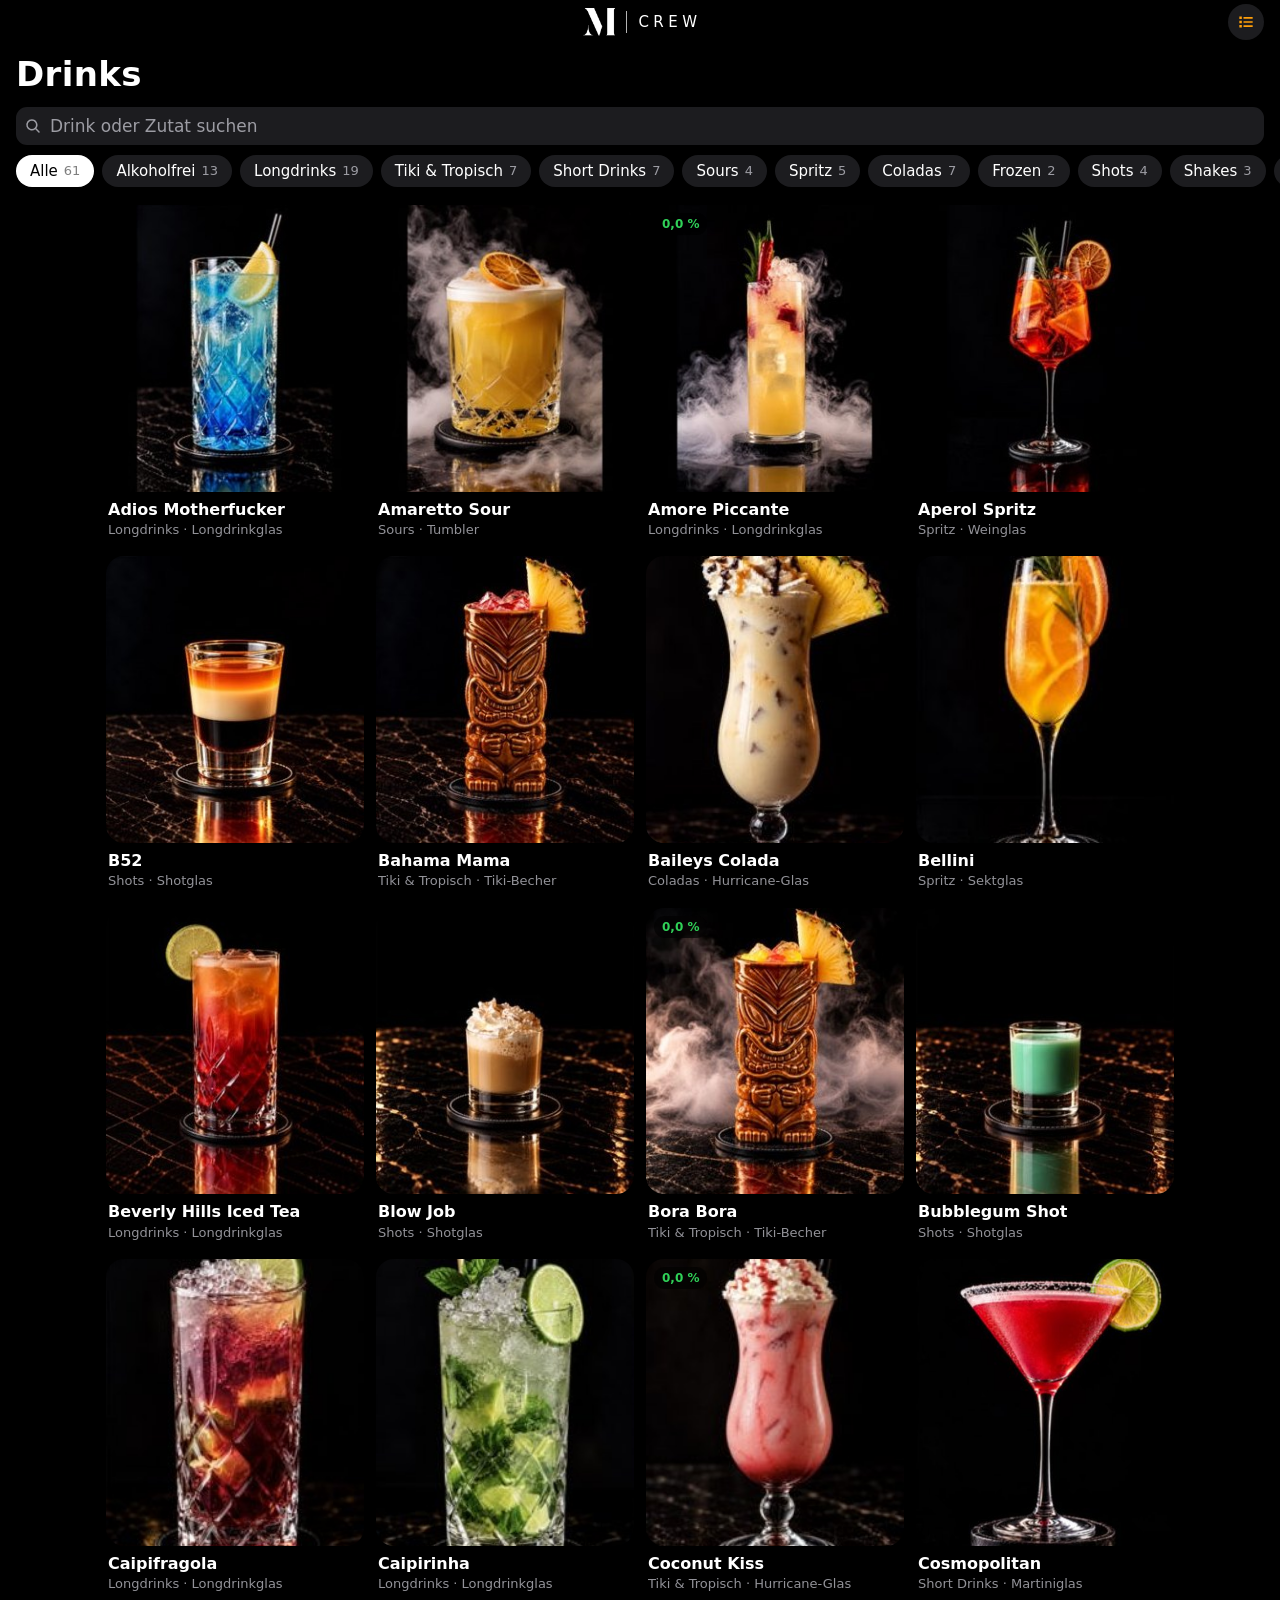
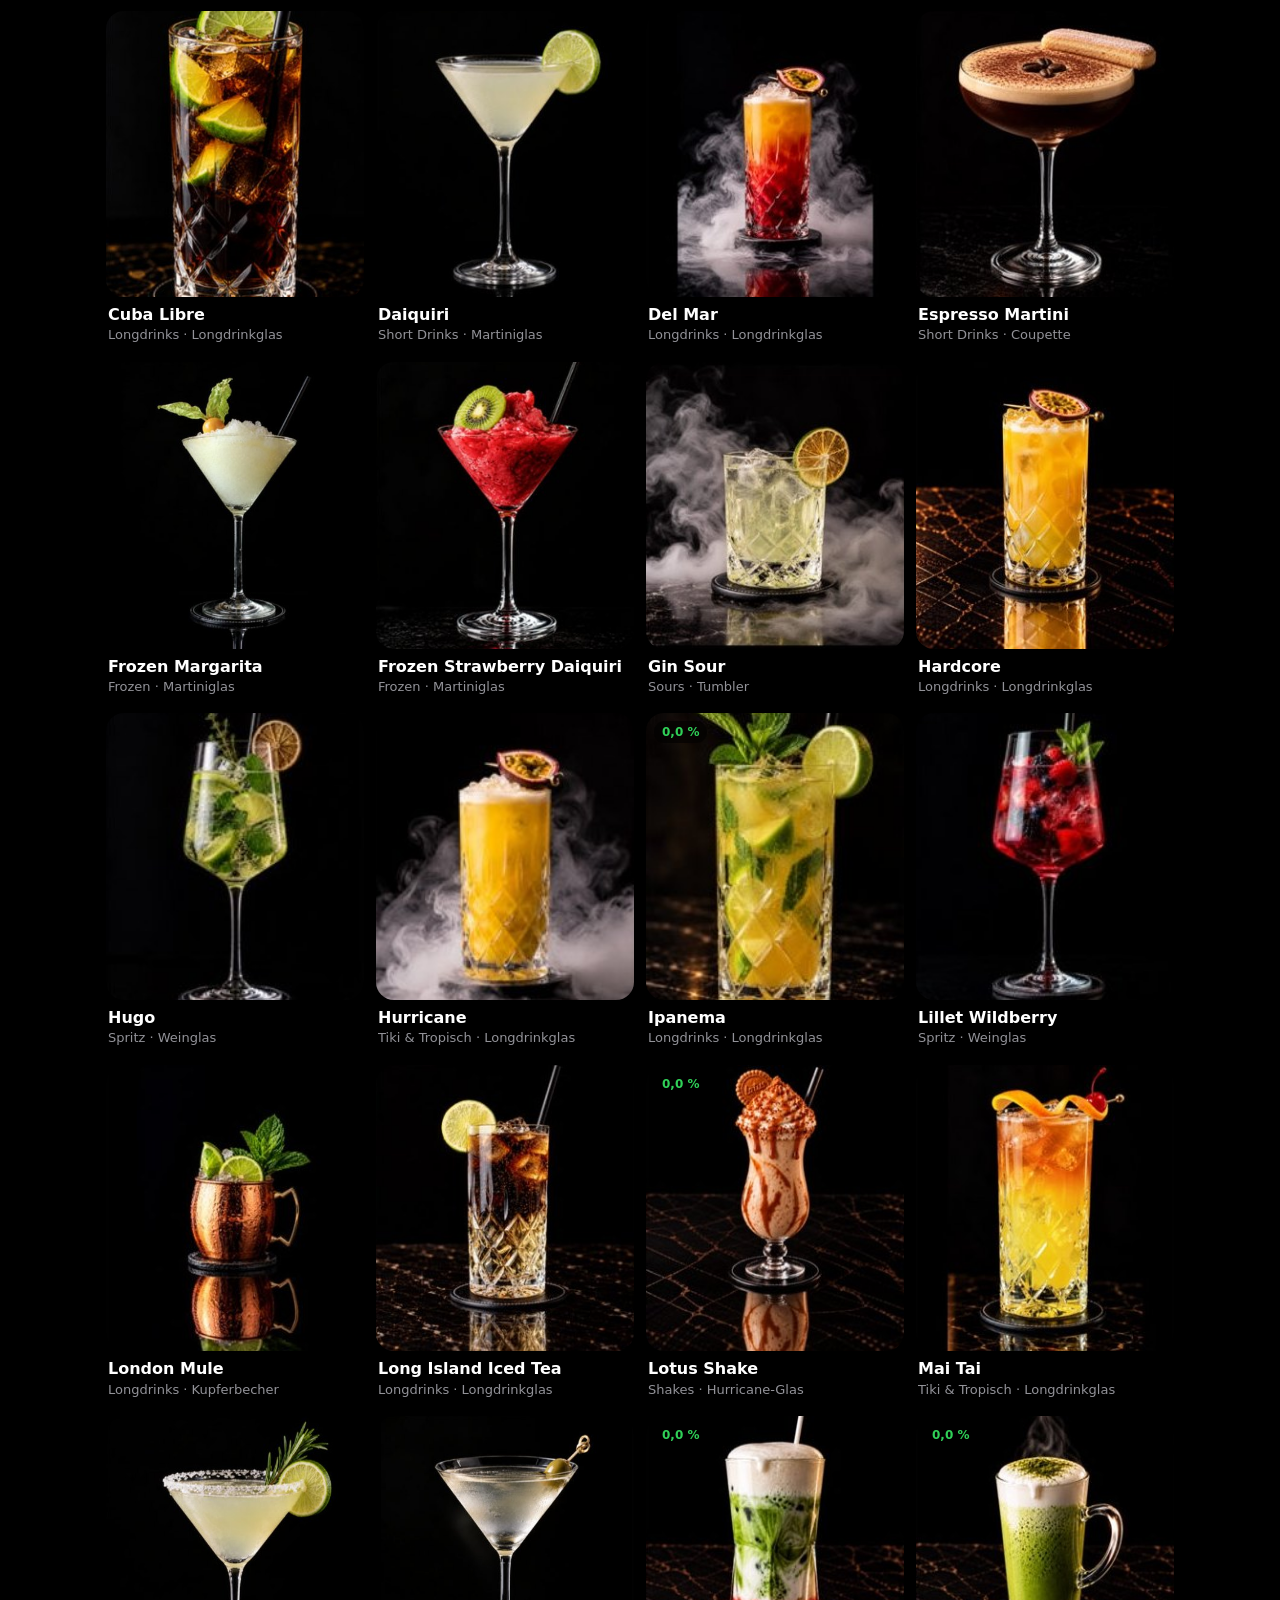
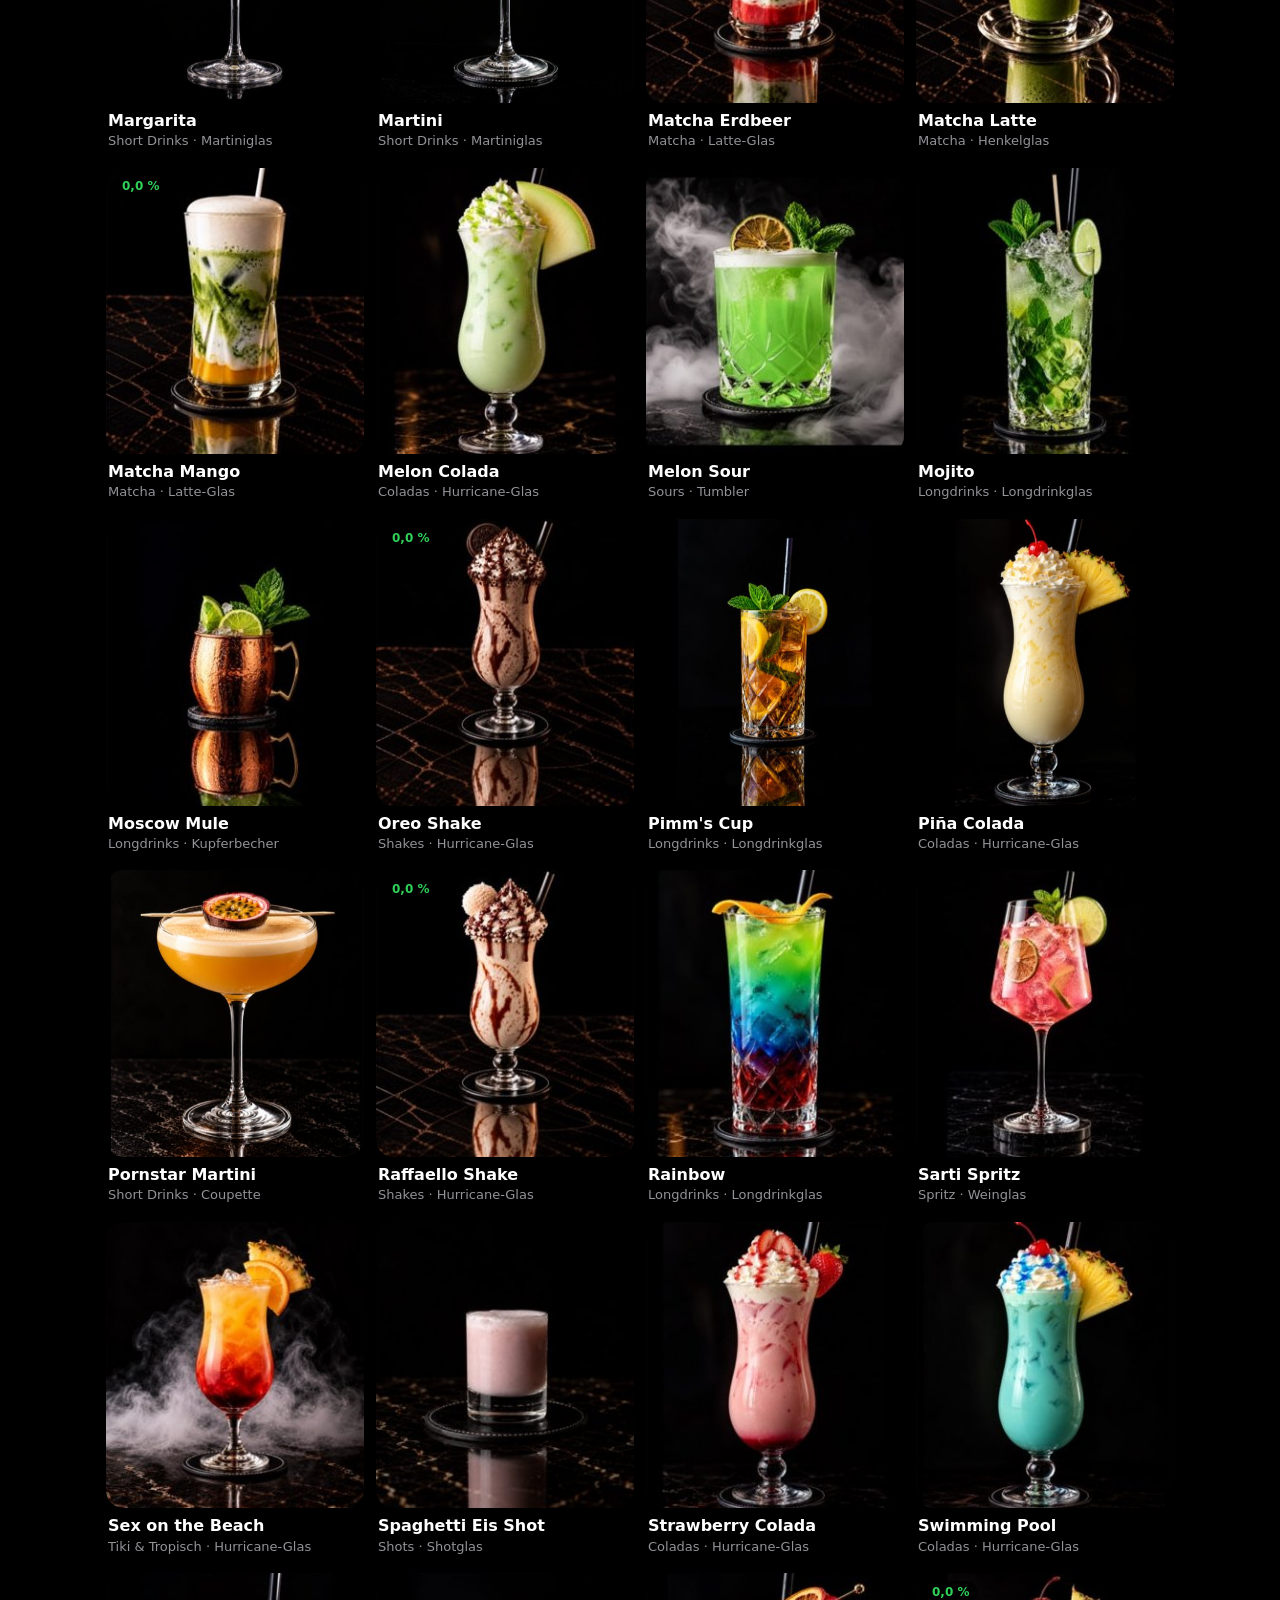
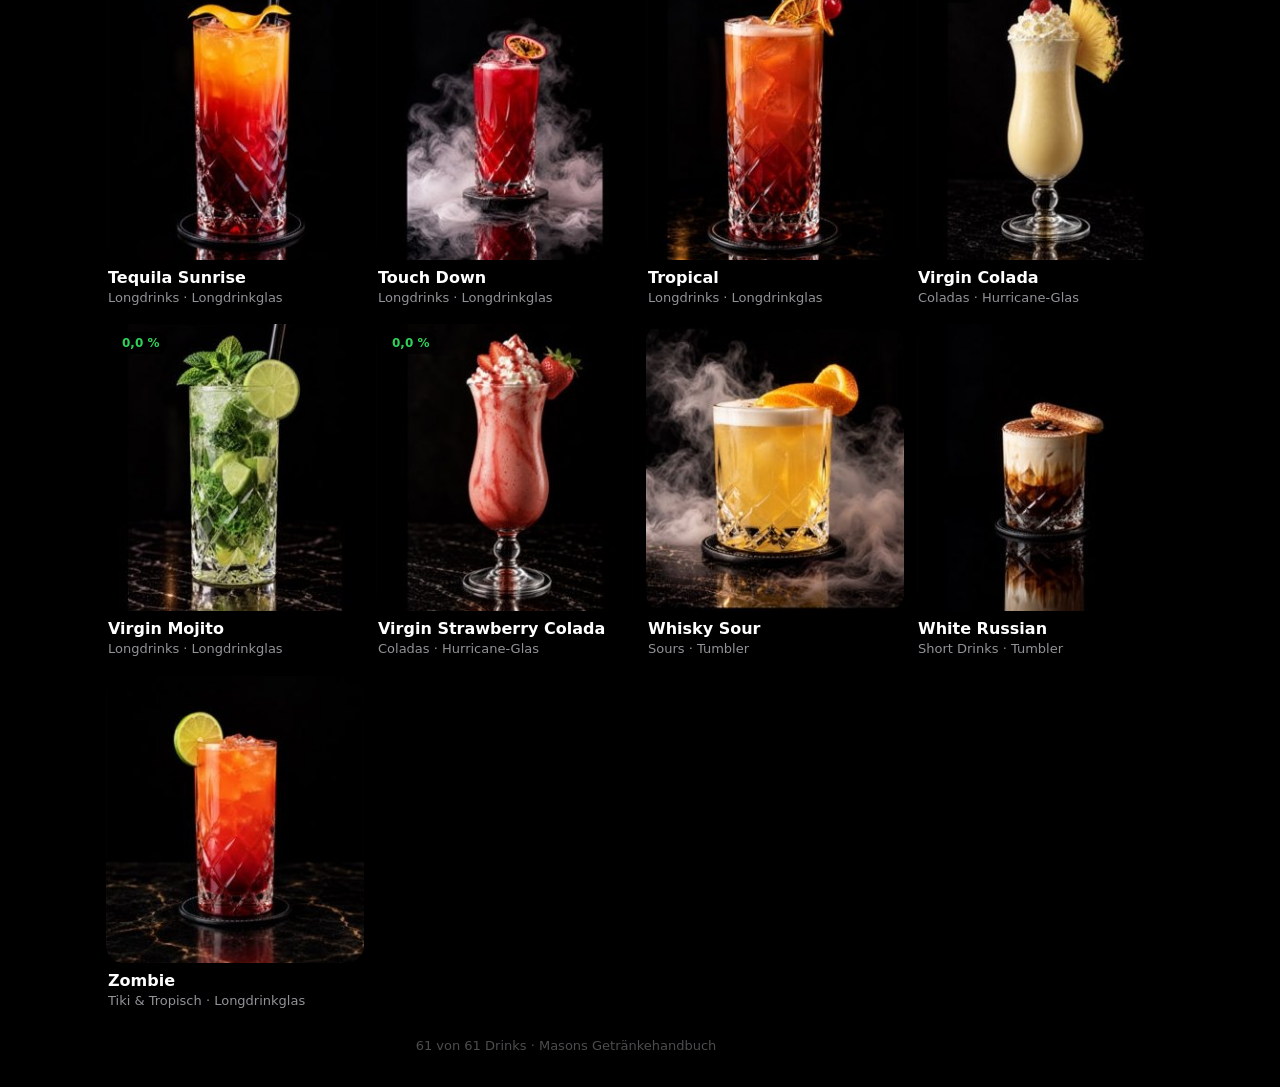
<file: index.html>
<!doctype html>
<html lang="de">
<head>
  <meta charset="utf-8">
  <meta name="viewport" content="width=device-width, initial-scale=1, viewport-fit=cover">
  <title>Masons Crew – Drinks</title>
  <meta name="description" content="Rezepte und Zubereitung aller Drinks im Masons – für das Thekenteam.">
  <meta name="theme-color" content="#000000">
  <meta name="color-scheme" content="dark">
  <meta name="apple-mobile-web-app-capable" content="yes">
  <meta name="mobile-web-app-capable" content="yes">
  <meta name="apple-mobile-web-app-status-bar-style" content="black-translucent">
  <meta name="apple-mobile-web-app-title" content="Masons Crew">
  <meta name="robots" content="noindex">
  <link rel="manifest" href="manifest.webmanifest">
  <link rel="icon" href="icons/icon-192.png" type="image/png">
  <link rel="apple-touch-icon" href="icons/apple-touch-icon.png">
  <link rel="stylesheet" href="style.css?v=4">
</head>
<body>
  <header class="nav" id="nav">
    <div class="nav-inner">
      <span class="nav-side"></span>
      <span class="lockup"><img src="icons/logo@3x.png" alt="Masons" width="33" height="28" style="height:28px;width:auto"><i></i><span>Crew</span></span>
      <span class="nav-side nav-right">
        <button class="icon-btn" id="viewToggle" aria-label="Ansicht wechseln"></button>
      </span>
    </div>
  </header>

  <main id="home">
    <div class="large-title">
      <h1>Drinks</h1>
    </div>

    <div class="toolbar" id="toolbar">
      <label class="search">
        <svg viewBox="0 0 24 24" aria-hidden="true"><path d="M10.5 3a7.5 7.5 0 0 1 5.96 12.05l4.25 4.24a1 1 0 0 1-1.42 1.42l-4.24-4.25A7.5 7.5 0 1 1 10.5 3Zm0 2a5.5 5.5 0 1 0 0 11 5.5 5.5 0 0 0 0-11Z"/></svg>
        <input id="q" type="search" placeholder="Drink oder Zutat suchen" autocomplete="off" autocorrect="off" spellcheck="false" enterkeyhint="search">
        <button class="clear" id="clear" aria-label="Suche löschen" hidden>
          <svg viewBox="0 0 24 24" aria-hidden="true"><path d="M12 2a10 10 0 1 1 0 20 10 10 0 0 1 0-20Zm3.54 5.05L12 10.59 8.46 7.05 7.05 8.46 10.59 12l-3.54 3.54 1.41 1.41L12 13.41l3.54 3.54 1.41-1.41L13.41 12l3.54-3.54-1.41-1.41Z"/></svg>
        </button>
      </label>
      <div class="chips" id="chips" role="tablist"></div>
    </div>

    <div id="list" class="list"></div>
    <p class="footer" id="footer"></p>
  </main>

  <section id="detail" class="detail" aria-hidden="true"></section>

  <script src="drinks.js?v=4"></script>
  <script src="app.js?v=4"></script>
</body>
</html>
</file>
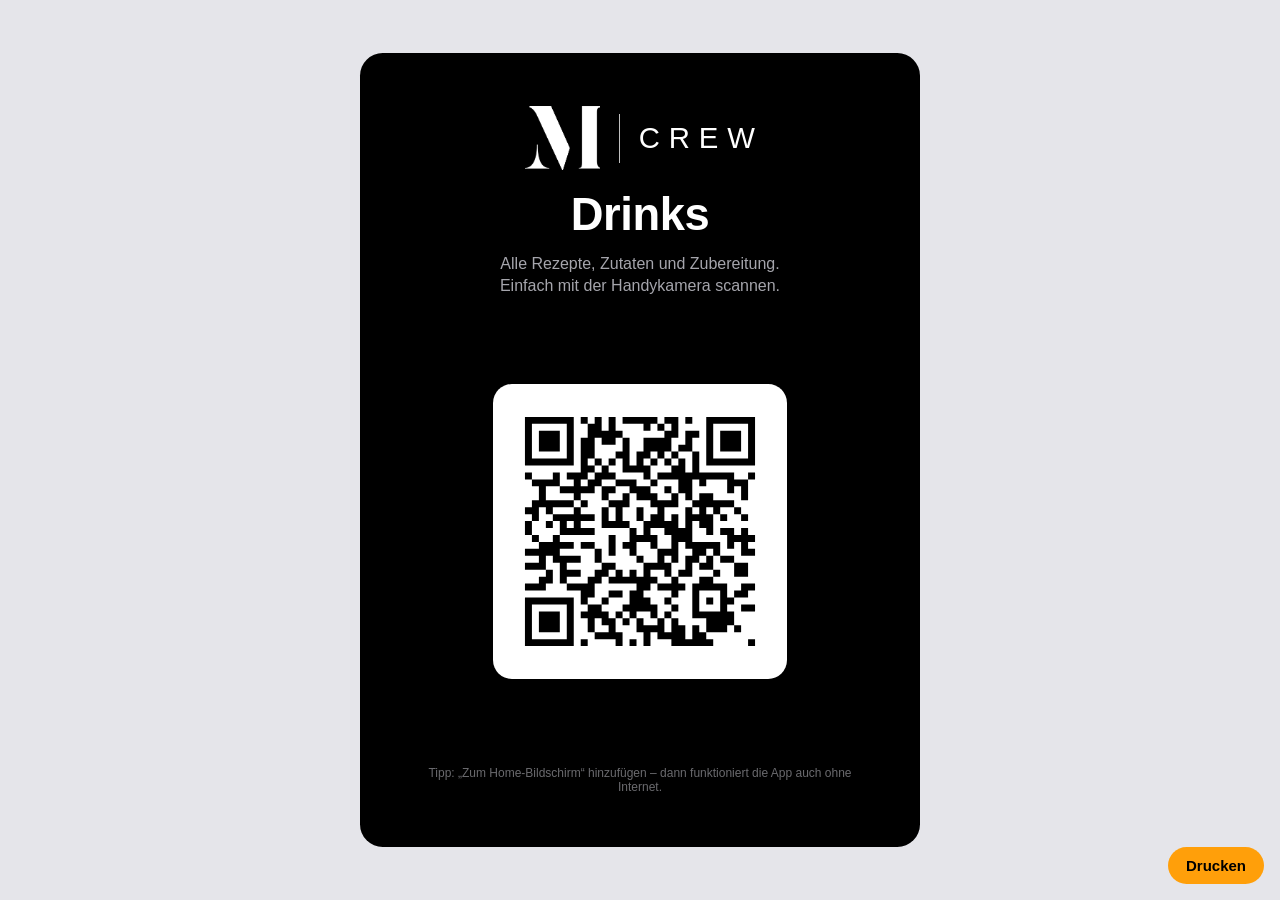
<file: aushang.html>
<!doctype html>
<html lang="de">
<head>
<meta charset="utf-8">
<meta name="viewport" content="width=device-width, initial-scale=1">
<title>Masons Drinks – Aushang</title>
<meta name="robots" content="noindex">
<style>
  @page { size: A5; margin: 0; }
  * { box-sizing: border-box; }
  html, body { margin: 0; background: #e5e5ea; }
  body { font-family: -apple-system, BlinkMacSystemFont, "SF Pro Display", "Inter", "Segoe UI", Roboto, sans-serif; color: #fff; display: grid; place-items: center; min-height: 100vh; padding: 16px; }
  .sheet { width: min(148mm, 100%); aspect-ratio: 148 / 210; background: #000; border-radius: 6mm; padding: 14mm 12mm; display: flex; flex-direction: column; align-items: center; justify-content: space-between; text-align: center; }
  .eyebrow { color: #ff9f0a; font-weight: 600; letter-spacing: .14em; text-transform: uppercase; font-size: 11pt; }
  .lock { display: flex; align-items: center; justify-content: center; gap: 5mm; margin-bottom: 5mm; }
  .lock img { height: 17mm; } .lock i { width: .35mm; height: 13mm; background: rgba(255,255,255,.75); }
  .lock span { font-size: 22pt; font-weight: 300; letter-spacing: .3em; margin-right: -.3em; text-transform: uppercase; }
  h1 { font-size: 34pt; margin: 2mm 0 0; letter-spacing: -.01em; }
  p { color: rgba(235,235,245,.7); font-size: 12pt; margin: 3mm 0 0; line-height: 1.4; }
  .qr { background: #fff; border-radius: 5mm; padding: 5mm; width: 78mm; max-width: 80%; }
  .qr img { display: block; width: 100%; }
  .foot { font-size: 9pt; color: rgba(235,235,245,.45); }
  .print { position: fixed; bottom: 16px; right: 16px; background: #ff9f0a; color: #000; border: 0; border-radius: 20px; padding: 10px 18px; font: 600 15px -apple-system, sans-serif; cursor: pointer; }
  @media print { html, body { background: #000; padding: 0; } .sheet { border-radius: 0; width: 148mm; height: 210mm; } .print { display: none; } * { -webkit-print-color-adjust: exact; print-color-adjust: exact; } }
</style>
</head>
<body>
  <div class="sheet">
    <div>
      <div class="lock"><img src="icons/logo@3x.png" alt="Masons"><i></i><span>Crew</span></div>
      <h1>Drinks</h1>
      <p>Alle Rezepte, Zutaten und Zubereitung.<br>Einfach mit der Handykamera scannen.</p>
    </div>
    <div class="qr"><img src="qr-code.svg" alt="QR-Code zur Masons Drinks App"></div>
    <div class="foot">Tipp: „Zum Home-Bildschirm“ hinzufügen – dann funktioniert die App auch ohne Internet.</div>
  </div>
  <button class="print" onclick="print()">Drucken</button>
</body>
</html>
</file>
<file: style.css>
:root {
  --bg: #000;
  --bg2: #1c1c1e;
  --bg3: #2c2c2e;
  --sep: rgba(84, 84, 88, .55);
  --label: #fff;
  --label2: rgba(235, 235, 245, .62);
  --label3: rgba(235, 235, 245, .32);
  --accent: #ff9f0a;
  --accent-soft: rgba(255, 159, 10, .16);
  --green: #30d158;
  --green-soft: rgba(48, 209, 88, .16);
  --fill: rgba(118, 118, 128, .24);
  --blur: saturate(180%) blur(20px);
  --bar: rgba(10, 10, 12, .72);
  --r: 18px;
  --st: env(safe-area-inset-top, 0px);
  --sb: env(safe-area-inset-bottom, 0px);
  --gutter: max(16px, env(safe-area-inset-left, 0px));
  --ease: cubic-bezier(.32, .72, 0, 1);
  color-scheme: dark;
}

* { box-sizing: border-box; -webkit-tap-highlight-color: transparent; }
html { background: var(--bg); }
body {
  margin: 0;
  background: var(--bg);
  color: var(--label);
  font: 17px/1.35 -apple-system, BlinkMacSystemFont, "SF Pro Text", "Inter", "Segoe UI", Roboto, system-ui, sans-serif;
  -webkit-font-smoothing: antialiased;
  -webkit-text-size-adjust: 100%;
  overscroll-behavior-y: none;
}
body.locked { overflow: hidden; }
button { font: inherit; color: inherit; background: none; border: 0; padding: 0; cursor: pointer; }
svg { fill: currentColor; }

/* ---------- Navigation bar ---------- */
.nav {
  position: fixed; inset: 0 0 auto 0; z-index: 20;
  padding-top: var(--st);
  transition: background .25s, box-shadow .25s;
}
.nav-inner {
  height: 44px; display: grid; grid-template-columns: 1fr auto 1fr; align-items: center;
  padding: 0 var(--gutter);
}
.lockup { display: inline-flex; align-items: center; gap: 11px; color: #fff; }
.lockup img { display: block; height: 28px; width: auto; }
.lockup i { width: 1px; height: 22px; background: rgba(255, 255, 255, .7); }
.lockup span { font-size: 15px; font-weight: 300; letter-spacing: .3em; text-transform: uppercase; margin-right: -.3em; }
.nav-right { justify-self: end; }
body.scrolled .nav { background: var(--bar); -webkit-backdrop-filter: var(--blur); backdrop-filter: var(--blur); }

.icon-btn {
  width: 36px; height: 36px; border-radius: 50%;
  display: grid; place-items: center; color: var(--accent);
  background: var(--fill);
}
.icon-btn svg { width: 20px; height: 20px; }
.icon-btn:active { opacity: .6; }

/* ---------- Large title ---------- */
main { padding-top: calc(var(--st) + 44px); padding-bottom: calc(var(--sb) + 32px); }
.large-title { padding: 10px var(--gutter) 6px; }
.eyebrow { display: block; color: var(--accent); font-size: 13px; font-weight: 600; letter-spacing: .08em; text-transform: uppercase; }
.large-title h1 { margin: 0; font-size: 34px; line-height: 41px; font-weight: 700; letter-spacing: .01em; }

/* ---------- Toolbar: search + chips ---------- */
.toolbar {
  position: sticky; top: calc(var(--st) + 44px); z-index: 10;
  padding: 6px 0 10px;
  background: var(--bg);
  transition: background .25s;
}
body.scrolled .toolbar { background: var(--bar); -webkit-backdrop-filter: var(--blur); backdrop-filter: var(--blur); box-shadow: 0 .5px 0 var(--sep); }
.search {
  margin: 0 var(--gutter); height: 38px; border-radius: 11px; background: var(--fill);
  display: flex; align-items: center; gap: 6px; padding: 0 8px;
}
.search > svg { width: 18px; height: 18px; color: var(--label2); flex: none; }
.search input {
  flex: 1; min-width: 0; height: 100%; border: 0; outline: 0; background: none;
  color: var(--label); font: inherit; font-size: 17px;
}
.search input::placeholder { color: var(--label2); }
.search input::-webkit-search-cancel-button { display: none; }
.clear { width: 28px; height: 28px; display: grid; place-items: center; color: var(--label2); }
.clear[hidden] { display: none; }
.clear svg { width: 17px; height: 17px; }

.chips {
  display: flex; gap: 8px; overflow-x: auto; padding: 10px var(--gutter) 0;
  scrollbar-width: none; scroll-padding: 0 var(--gutter);
}
.chips::-webkit-scrollbar { display: none; }
.chip {
  flex: none; height: 32px; padding: 0 14px; border-radius: 16px;
  background: var(--fill); color: var(--label); font-size: 15px; font-weight: 500;
  display: inline-flex; align-items: center; gap: 6px; white-space: nowrap;
  transition: background .2s, color .2s, transform .1s;
}
.chip:active { transform: scale(.96); }
.chip .n { color: var(--label2); font-variant-numeric: tabular-nums; font-size: 13px; }
.chip.on { background: var(--label); color: #000; }
.chip.on .n { color: rgba(0, 0, 0, .5); }
.chip.af.on { background: var(--green); }

/* ---------- Grid ---------- */
.list { padding: 8px var(--gutter) 0; }
.grid { display: grid; grid-template-columns: repeat(2, minmax(0, 1fr)); gap: 18px 12px; }
@media (min-width: 640px) { .grid { grid-template-columns: repeat(3, minmax(0, 1fr)); } }
@media (min-width: 960px) { .grid { grid-template-columns: repeat(4, minmax(0, 1fr)); } .list, .footer { max-width: 1100px; margin-inline: auto; } }

.card { display: block; text-align: left; width: 100%; }
.card .ph {
  position: relative; aspect-ratio: 9 / 10; border-radius: var(--r); overflow: hidden;
  background: var(--bg2); transition: transform .25s var(--ease);
}
.card:active .ph { transform: scale(.97); }
.card img { width: 100%; height: 100%; object-fit: cover; display: block; }
.card .t { margin: 8px 2px 0; font-size: 16px; font-weight: 600; line-height: 1.2; }
.card .s { margin: 2px 2px 0; font-size: 13px; color: var(--label2); white-space: nowrap; overflow: hidden; text-overflow: ellipsis; }
.badge {
  position: absolute; top: 8px; left: 8px; height: 22px; padding: 0 8px; border-radius: 11px;
  font-size: 12px; font-weight: 600; display: inline-flex; align-items: center;
  background: rgba(0, 0, 0, .55); -webkit-backdrop-filter: blur(12px); backdrop-filter: blur(12px);
  color: var(--green);
}

/* ---------- List ---------- */
.section-h {
  position: sticky; top: calc(var(--st) + 44px + var(--tb, 96px)); z-index: 5;
  margin: 0 calc(-1 * var(--gutter)); padding: 14px calc(var(--gutter) + 4px) 6px;
  font-size: 13px; font-weight: 600; color: var(--label2); letter-spacing: .04em;
  background: linear-gradient(var(--bg) 75%, transparent);
}
.group { background: var(--bg2); border-radius: 12px; overflow: hidden; }
.row {
  display: flex; align-items: center; gap: 12px; width: 100%; text-align: left;
  padding: 8px 14px 8px 10px; min-height: 64px; position: relative;
}
.row:active { background: var(--bg3); }
.row + .row::before { content: ""; position: absolute; top: 0; left: 72px; right: 0; height: .5px; background: var(--sep); }
.row img { width: 48px; height: 48px; border-radius: 10px; object-fit: cover; flex: none; background: var(--bg3); }
.row .tx { flex: 1; min-width: 0; }
.row .t { font-weight: 500; display: flex; align-items: center; gap: 6px; }
.row .s { font-size: 14px; color: var(--label2); white-space: nowrap; overflow: hidden; text-overflow: ellipsis; }
.row .chev { width: 8px; height: 14px; color: var(--label3); flex: none; }
.tag0 { font-size: 11px; font-weight: 700; color: var(--green); background: var(--green-soft); padding: 2px 6px; border-radius: 6px; }

.empty { text-align: center; color: var(--label2); padding: 64px 24px; }
.empty b { display: block; color: var(--label); font-size: 20px; margin-bottom: 6px; }
.footer { text-align: center; color: var(--label3); font-size: 13px; margin: 28px var(--gutter) 0; }

/* ---------- Detail ---------- */
.detail {
  position: fixed; inset: 0; z-index: 40; background: var(--bg);
  overflow-y: auto; -webkit-overflow-scrolling: touch; overscroll-behavior: contain;
  transform: translateX(100%); visibility: hidden;
  transition: transform .45s var(--ease), visibility 0s .45s;
  box-shadow: -20px 0 40px rgba(0, 0, 0, .5);
}
.detail.open { transform: none; visibility: visible; transition: transform .45s var(--ease), visibility 0s; }
.detail.dragging { transition: none; }
#home { transition: transform .45s var(--ease), opacity .45s var(--ease); }
body.detail-open #home { transform: translateX(-24%); opacity: .5; }
body.dragging #home { transition: none; }

.d-bar {
  position: fixed; top: 0; left: 0; right: 0; z-index: 2; pointer-events: none;
  padding: calc(var(--st) + 4px) var(--gutter) 0; height: calc(var(--st) + 52px);
  display: flex; align-items: center; justify-content: space-between;
  transition: background .25s;
}
.d-bar.solid { background: var(--bar); -webkit-backdrop-filter: var(--blur); backdrop-filter: var(--blur); box-shadow: 0 .5px 0 var(--sep); }
.d-bar .d-title { position: absolute; left: 70px; right: 70px; text-align: center; font-weight: 600; opacity: 0; transition: opacity .2s; white-space: nowrap; overflow: hidden; text-overflow: ellipsis; top: calc(var(--st) + 16px); }
.d-bar.solid .d-title { opacity: 1; }
.d-logo { position: absolute; left: 50%; top: calc(var(--st) + 15px); transform: translateX(-50%); transition: opacity .2s; }
.d-logo img { height: 24px; } .d-logo i { height: 19px; } .d-logo span { font-size: 13px; }
.d-bar.solid .d-logo { opacity: 0; }
.back {
  pointer-events: auto; height: 36px; padding: 0 14px 0 8px; border-radius: 18px;
  display: inline-flex; align-items: center; gap: 2px; font-weight: 500; font-size: 16px;
  background: rgba(30, 30, 32, .6); -webkit-backdrop-filter: var(--blur); backdrop-filter: var(--blur);
  color: var(--label);
}
.back svg { width: 22px; height: 22px; }
.back:active { opacity: .6; }

.hero { position: relative; background: #000; }
.hero img { display: block; width: 100%; max-height: 62vh; object-fit: contain; margin: 0 auto; padding-top: var(--st); }
.hero::after { content: ""; position: absolute; inset: auto 0 0 0; height: 40%; background: linear-gradient(transparent, var(--bg)); pointer-events: none; }

.d-body { position: relative; margin-top: -28px; padding: 0 var(--gutter) calc(var(--sb) + 40px); max-width: 680px; margin-inline: auto; }
.d-cat { color: var(--accent); font-size: 13px; font-weight: 600; letter-spacing: .08em; text-transform: uppercase; display: flex; gap: 8px; align-items: center; }
.d-body h2 { font-size: 32px; line-height: 1.12; margin: 4px 0 14px; font-weight: 700; letter-spacing: .005em; }

.facts { display: grid; grid-template-columns: repeat(3, minmax(0, 1fr)); gap: 8px; }
.fact { background: var(--bg2); border-radius: 14px; padding: 10px 12px; min-width: 0; }
.fact svg { width: 20px; height: 20px; color: var(--accent); display: block; margin-bottom: 6px; }
.fact .k { font-size: 12px; color: var(--label2); }
.fact .v { font-size: 15px; font-weight: 600; line-height: 1.2; -webkit-hyphens: auto; hyphens: auto; overflow-wrap: break-word; }

.sec { margin-top: 26px; }
.sec-h { display: flex; align-items: center; justify-content: space-between; margin: 0 4px 8px; }
.sec-h h3 { margin: 0; font-size: 22px; font-weight: 700; }

.seg { display: inline-flex; background: var(--fill); border-radius: 9px; padding: 2px; }
.seg button { min-width: 40px; height: 30px; border-radius: 7px; font-size: 14px; font-weight: 600; color: var(--label); font-variant-numeric: tabular-nums; transition: background .2s; }
.seg button.on { background: #636366; box-shadow: 0 3px 8px rgba(0, 0, 0, .25); }

.ing { list-style: none; margin: 0; padding: 0; background: var(--bg2); border-radius: 14px; overflow: hidden; }
.ing li { display: flex; align-items: baseline; gap: 14px; padding: 13px 16px; position: relative; }
.ing li + li::before { content: ""; position: absolute; top: 0; left: 16px; right: 0; height: .5px; background: var(--sep); }
.ing .a { flex: none; width: 92px; font-weight: 700; color: var(--accent); font-variant-numeric: tabular-nums; font-size: 17px; }
.ing .a.fill { color: var(--label2); font-weight: 500; font-size: 15px; }
.ing .n { flex: 1; font-size: 17px; }
.ing .x { display: block; font-size: 13px; color: var(--label2); }

.steps { list-style: none; margin: 0; padding: 0; counter-reset: s; display: grid; gap: 8px; }
.steps li {
  counter-increment: s; display: flex; gap: 12px; align-items: flex-start;
  background: var(--bg2); border-radius: 14px; padding: 13px 14px; cursor: pointer;
  transition: opacity .2s;
}
.steps li::before {
  content: counter(s); flex: none; width: 26px; height: 26px; border-radius: 50%;
  display: grid; place-items: center; font-size: 14px; font-weight: 700;
  background: var(--accent-soft); color: var(--accent); margin-top: -1px;
  transition: background .2s, color .2s;
}
.steps li.done { opacity: .45; }
.steps li.done span { text-decoration: line-through; text-decoration-color: var(--label3); }
.steps li.done::before { content: "✓"; background: var(--green); color: #000; }
.hint { font-size: 13px; color: var(--label3); margin: 8px 4px 0; }

.garnish { background: var(--bg2); border-radius: 14px; padding: 14px 16px; display: flex; gap: 12px; align-items: center; }
.garnish svg { width: 22px; height: 22px; color: var(--accent); flex: none; }
.note { margin-top: 12px; background: rgba(255, 69, 58, .14); color: #ff9f97; border-radius: 14px; padding: 12px 14px; font-size: 15px; display: flex; gap: 10px; }
.note svg { width: 20px; height: 20px; flex: none; margin-top: 1px; color: #ff453a; }

.pn { display: grid; grid-template-columns: 1fr 1fr; gap: 8px; margin-top: 30px; }
.pn button { background: var(--bg2); border-radius: 14px; padding: 12px 14px; text-align: left; min-width: 0; }
.pn button:last-child { text-align: right; }
.pn .k { font-size: 12px; color: var(--label2); }
.pn .v { font-weight: 600; white-space: nowrap; overflow: hidden; text-overflow: ellipsis; }
.pn button:active { background: var(--bg3); }

@media (prefers-reduced-motion: reduce) {
  *, *::before, *::after { transition-duration: .01ms !important; }
}
</file>
